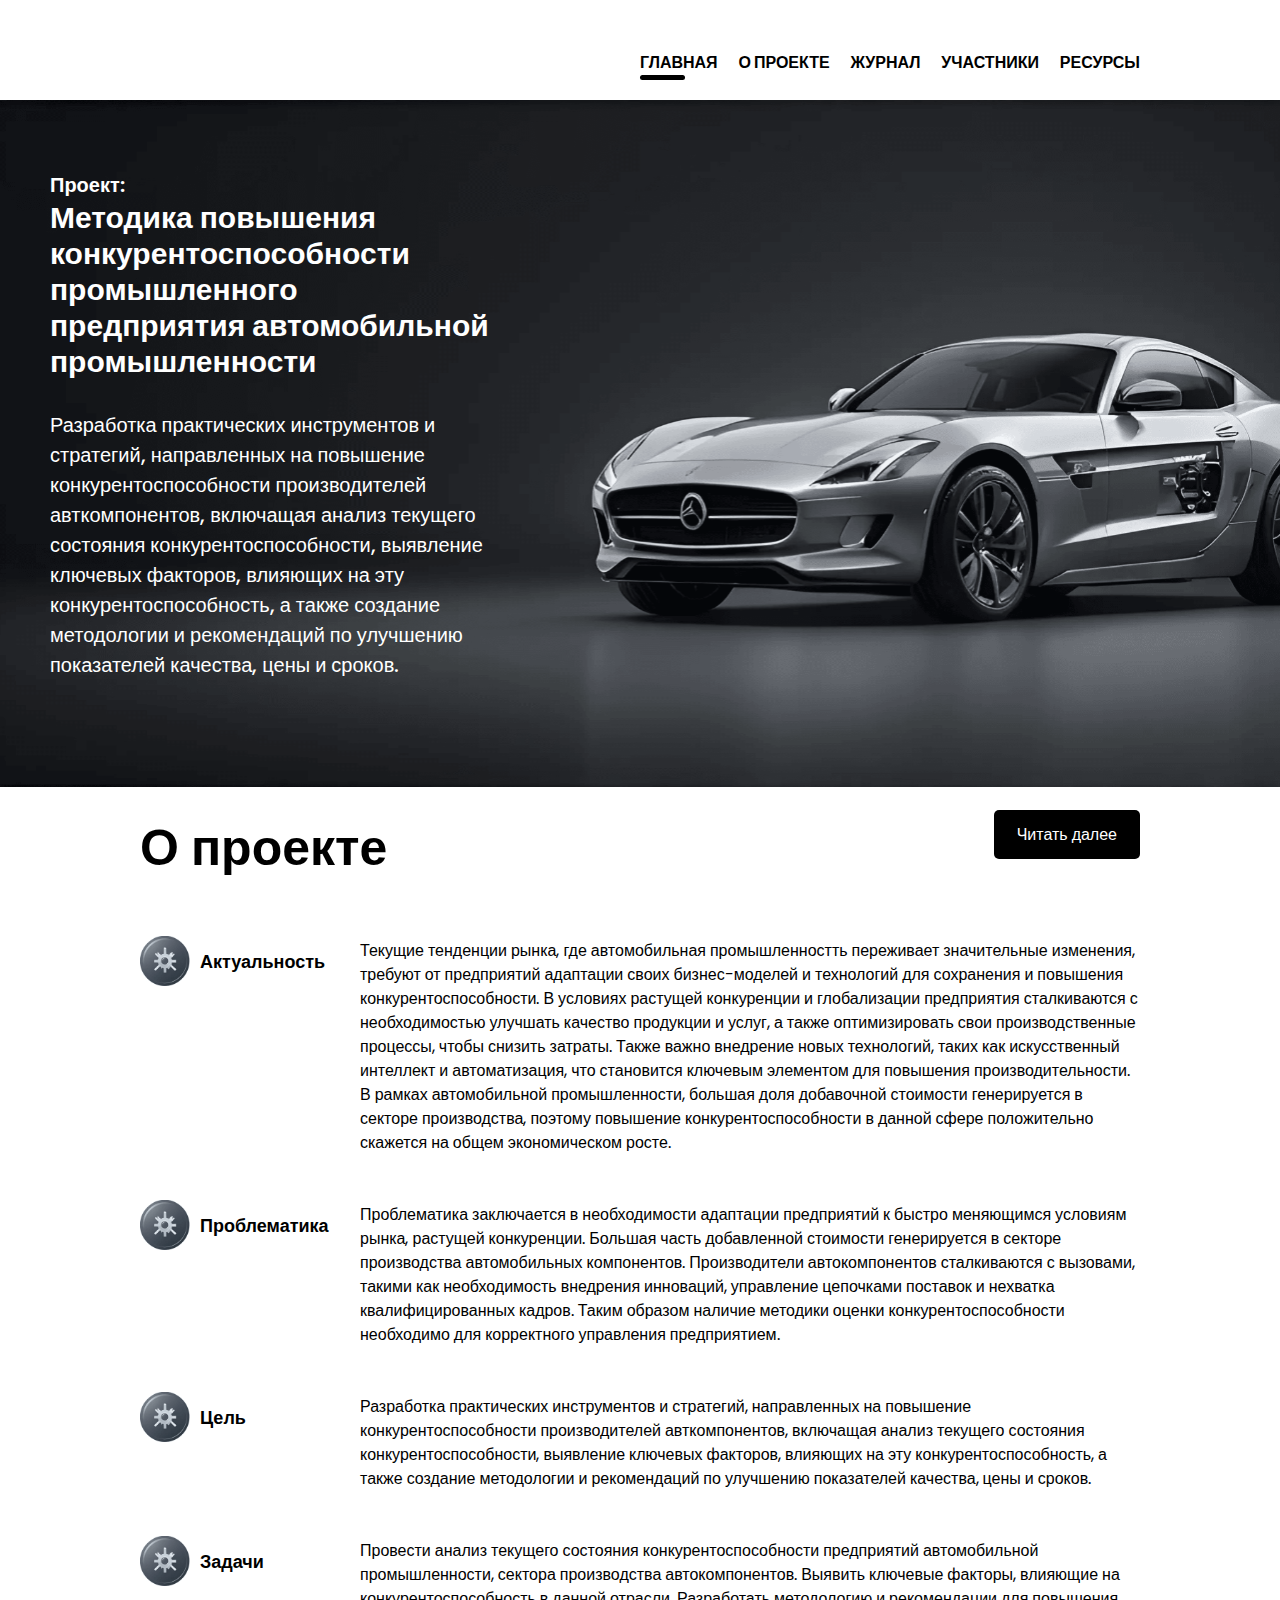
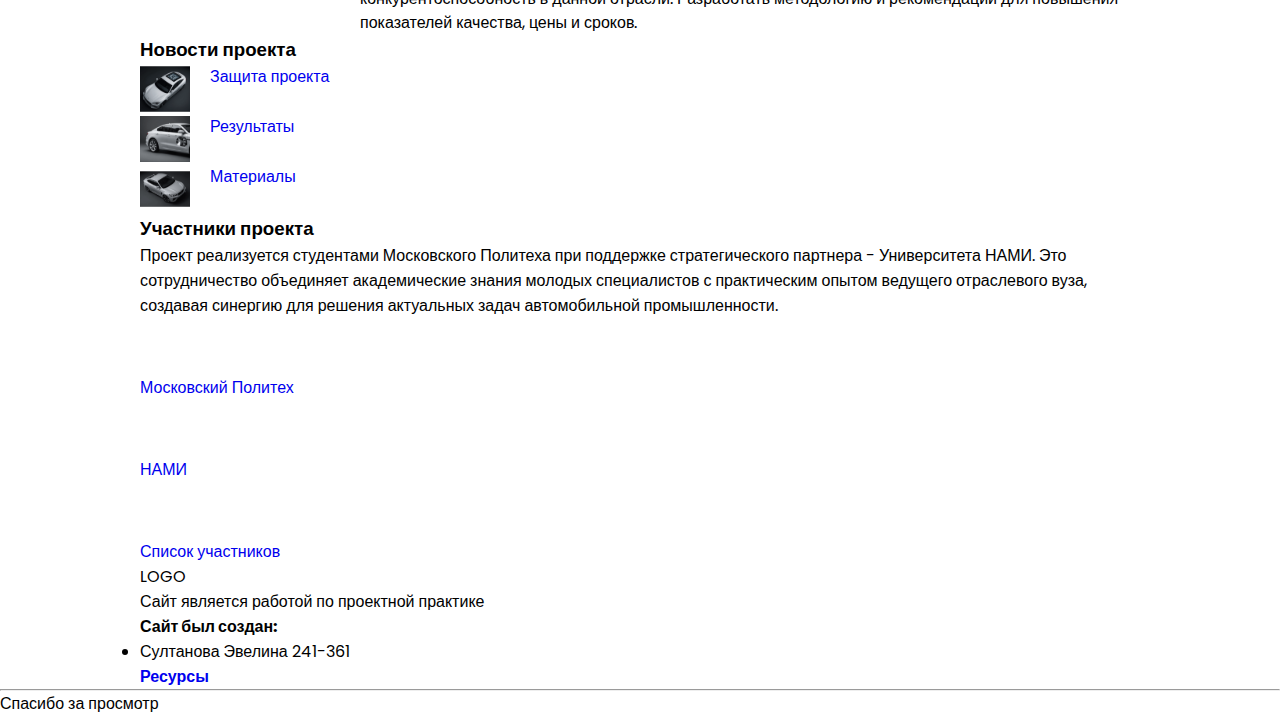
<file: index.html>
<!DOCTYPE html>
<html lang="en">
<head>
    <meta charset="UTF-8">
    <meta name="viewport" content="width=device-width, initial-scale=1.0">
    <title>Project Website</title>
    <link rel="stylesheet" href="/css/main.css">
</head>

<body>
    <div class="wrapper">
    <header class="container">
        <span class="logo">
            <nav>
                <ul>
                    <li class="active"><a href="/">Главная</a></li>
                    <li><a href="/about.html ">О проекте</a></li>
                    <li class="#"><a href="/journal.html ">Журнал</a></li>
                    <li><a href="#">Участники</a></li>
                    <li><a href="#">Ресурсы</a></li>
                </ul>
            </nav>
        </span>
    </header>
    <div class="hero container">
        <div class="hero--info">
            <h2>Проект:</h2>
            <h1>Методика повышения конкурентоспособности промышленного предприятия автомобильной промышленности</h1>
            <p>Разработка практических инструментов и стратегий, направленных на повышение конкурентоспособности производителей авткомпонентов, включащая анализ текущего состояния конкурентоспособности, выявление ключевых факторов, влияющих на эту конкурентоспособность, а также создание методологии и рекомендаций по улучшению показателей качества, цены и сроков.</p>
        </div>
        <img src="img/avto1.svg" alt="">
    </div>
<div class="container about">
    <a href="/about.html" class="see">Читать далее</a>
    <h3>О проекте</h3>
    <div class="problems">
        <div class="block">
            <div class="block-header">
                <img src="/img/shtyka.svg" alt="">
                <span class="term">Актуальность</span>
            </div>
            <p class="description">Текущие тенденции рынка, где автомобильная промышленностть переживает значительные изменения, требуют от предприятий адаптации своих бизнес-моделей и технологий для сохранения и повышения конкурентоспособности. В условиях растущей конкуренции и глобализации предприятия сталкиваются с необходимостью улучшать качество продукции и услуг, а также оптимизировать свои производственные процессы, чтобы снизить затраты.
Также важно внедрение новых технологий, таких как искусственный интеллект и автоматизация, что становится ключевым элементом для повышения производительности. В рамках автомобильной промышленности, большая доля добавочной стоимости генерируется в секторе производства, поэтому повышение конкурентоспособности в данной сфере положительно скажется на общем экономическом росте.
</p>
        </div>
        <div class="block">
            <div class="block-header">
                <img src="/img/shtyka.svg" alt="">
                <span class="term">Проблематика</span>
            </div>
            <p class="description">Проблематика заключается в необходимости адаптации предприятий к быстро меняющимся условиям рынка, растущей конкуренции. Большая часть добавленной стоимости генерируется в секторе производства автомобильных компонентов. Производители автокомпонентов сталкиваются с вызовами, такими как необходимость внедрения инноваций, управление цепочками поставок и нехватка квалифицированных кадров. Таким образом наличие методики оценки конкурентоспособности необходимо для корректного управления предприятием. 
</p>
        </div>
        <div class="block">
            <div class="block-header">
                <img src="/img/shtyka.svg" alt="">
                <span class="term">Цель</span>
            </div>
            <p class="description">Разработка практических инструментов и стратегий, направленных на повышение конкурентоспособности производителей авткомпонентов, включащая анализ текущего состояния конкурентоспособности, выявление ключевых факторов, влияющих на эту конкурентоспособность, а также создание методологии и рекомендаций по улучшению показателей качества, цены и сроков. 
</p>
        </div>
        <div class="block">
            <div class="block-header">
                <img src="/img/shtyka.svg" alt="">
                <span class="term">Задачи</span>
            </div>
            <p class="description">Провести анализ текущего состояния конкурентоспособности предприятий автомобильной промышленности, сектора производства автокомпонентов.
Выявить ключевые факторы, влияющие на конкурентоспособность в данной отрасли.
Разработать методологию и рекомендации для повышения показателей качества, цены и сроков.
</p>
        </div>
    </div>
</div> 
<div class="container news">
    <h3>Новости проекта</h3>
    <div class="magazin">
        <a href="/resources.html" class="block">
            <img src="img/mashina.svg" alt="" class="car-image">
            <span class="image-caption">Защита проекта</span>
        </a>
        <a href="/resources.html" class="block">
            <img src="img/mashina2.svg" alt="" class="car-image">
            <span class="image-caption">Результаты</span>
        </a>
        <a href="https://docs.google.com/document/d/1OViY4BVEVnhOTur5P-lIi6ycGg-8-d-o/edit?usp=sharing&ouid=106756971832581552897&rtpof=true&sd=true" class="block">
            <img src="img/mashina3.svg" alt="" class="car-image">
            <span class="image-caption">Материалы</span>
        </a>
        </div>
    </div>
</div>
</div>
<div class="partner">
    <div class="container">
        <h3>Участники проекта</h3>
        <p>Проект реализуется студентами Московского Политеха при поддержке стратегического партнера - Университета НАМИ. Это сотрудничество объединяет академические знания молодых специалистов с практическим опытом ведущего отраслевого вуза, создавая синергию для решения актуальных задач автомобильной промышленности.</p>
    <div class="info">
        <div class="block">
            <a href="https://mospolytech.ru/">
            <img src="img/shtyka3.svg" alt="">
            <p>Московский Политех</p>
            </a>
        </div>
        <div class="block">
            <a href="https://nami.ru/">
            <img src="img/shtyka3.svg" alt="">
            <p>НАМИ</p>
            </a>
        </div>
        <div class="block">
            <a href="https://ru.docworkspace.com/d/sIPiJw5KrAvbRuMEG">
            <img src="img/shtyka3.svg" alt="">
            <p>Список участников</p>
            </a>
        </div>
    </div>
    </div>
</div>
<footer>
<div class="blocks container">
    <div>
        <span class="logo">LOGO</span>
        <p>Сайт является работой по проектной практике</p>
    </div>
    <div>
        <h4>Сайт был создан:</h4>
        <ul>
            <li>Султанова Эвелина 241-361</li>
        </ul>
    </div>
    <div>
        <a href="/resources.html" class="animated-button">
            <h4>Ресурсы</h4>
        </a>
    </div>
</div>
    <hr>
    <p> Спасибо за просмотр</p>
</footer>
</body>
</html>
</file>
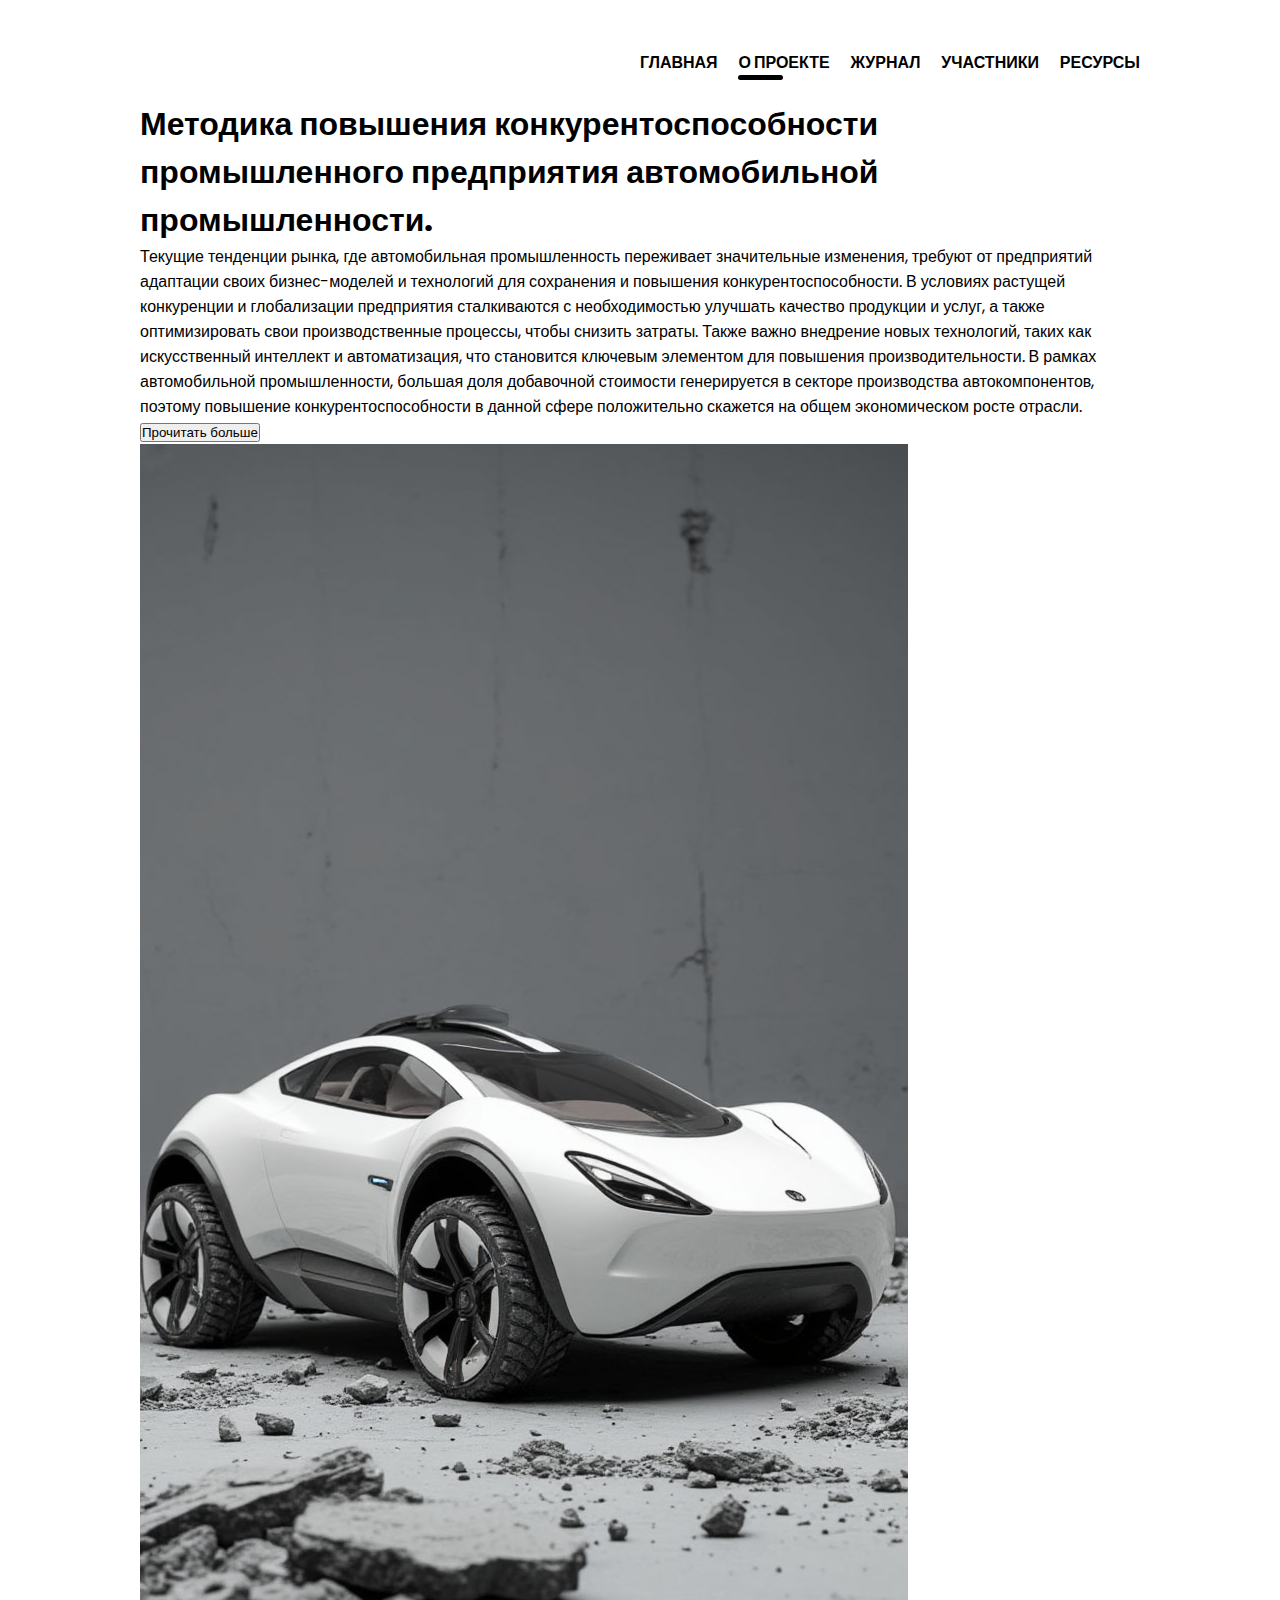
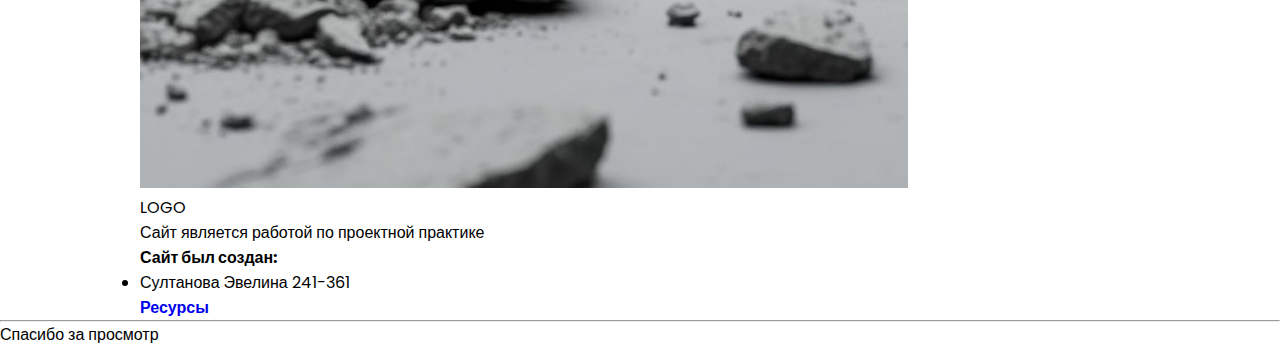
<file: about.html>
<!DOCTYPE html>
<html lang="en">
<head>
    <meta charset="UTF-8">
    <meta name="viewport" content="width=device-width, initial-scale=1.0">
    <title>Project Website</title>
    <link rel="stylesheet" href="/css/main.css">
</head>

<body>
    <div class="wrapper">
    <header class="container">
        <span class="logo">
            <nav>
                <ul>
                    <li><a href="/">Главная</a></li>
                    <li class="active"><a href="/about.html ">О проекте</a></li>
                    <li class="#"><a href="/journal.html ">Журнал</a></li>
                    <li class="#"><a href="/party.html">Участники</a></li>
                    <li class="#"><a href="/resources.html">Ресурсы</a></li>
                </ul>
            </nav>
        </span>
    </header>
    <div class="hero-about container">
        <div class="info">
            <h1>Методика повышения конкурентоспособности промышленного предприятия автомобильной промышленности.
            </h1>
            <p>Текущие тенденции рынка, где автомобильная промышленность переживает значительные изменения, требуют от предприятий адаптации своих бизнес-моделей и технологий для сохранения и повышения конкурентоспособности. В условиях растущей конкуренции и глобализации предприятия сталкиваются с необходимостью улучшать качество продукции и услуг, а также оптимизировать свои производственные процессы, чтобы снизить затраты.
Также важно внедрение новых технологий, таких как искусственный интеллект и автоматизация, что становится ключевым элементом для повышения производительности. В рамках автомобильной промышленности, большая доля добавочной стоимости генерируется в секторе производства автокомпонентов, поэтому повышение конкурентоспособности в данной сфере положительно скажется на общем экономическом росте отрасли.
</p>
<a href="//docs.google.com/document/d/1g3_k05uNZGDm7xg6GH1veHQZhxe9lmvK/edit?usp=sharing&ouid=106756971832581552897&rtpof=true&sd=true
"> 
<button class= "btn">Прочитать больше</button></a>
        </div>
        <img src="img/MashinaB.svg" alt="">
    </div>
</div>

<footer>
<div class="blocks container">
    <div>
        <span class="logo">LOGO</span>
        <p>Сайт является работой по проектной практике</p>
    </div>
    <div>
        <h4>Сайт был создан:</h4>
        <ul>
            <li>Султанова Эвелина 241-361</li>
        </ul>
    </div>
    <div>
        <a href="#" class="animated-button">
            <h4>Ресурсы</h4>
        </a>
    </div>
</div>
    <hr>
    <p> Спасибо за просмотр</p>
</footer>
</body>
</html>
</file>
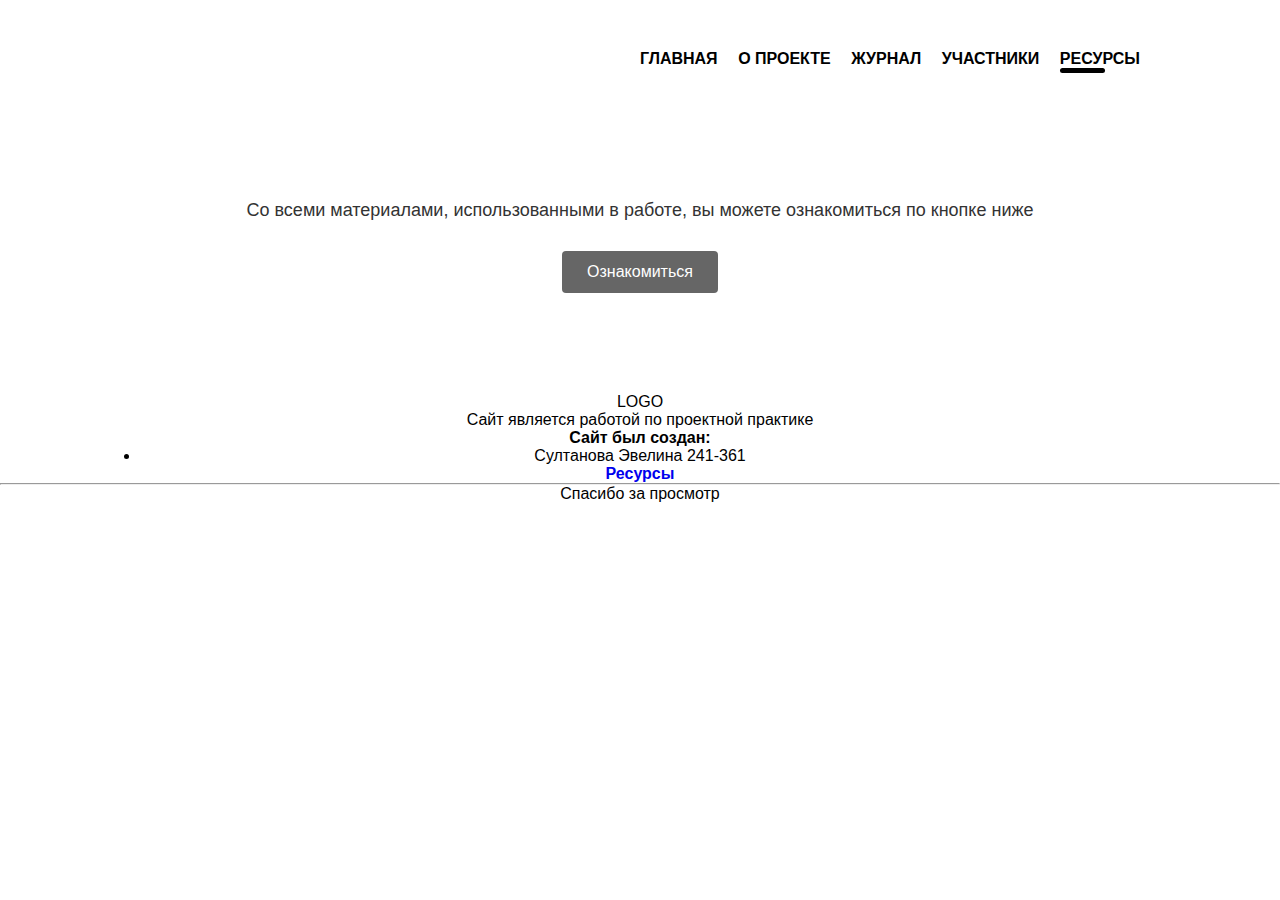
<file: resources.html>
<!DOCTYPE html>
<html lang="en">
<head>
    <meta charset="UTF-8">
    <meta name="viewport" content="width=device-width, initial-scale=1.0">
    <title>Project Website</title>
    <link rel="stylesheet" href="/css/main.css">
</head>

<body>
    <div class="wrapper">
    <header class="container">
        <span class="logo">
            <nav>
                <ul>
                    <li><a href="/">Главная</a></li>
                    <li class="/"><a href="/about.html ">О проекте</a></li>
                    <li class="/"><a href="/journal.html ">Журнал</a></li>
                    <li class="/"><a href="/party.html">Участники</a></li>
                    <li class="active"><a href="/resources.html">Ресурсы</a></li>
                </ul>
            </nav>
        </span>
    </header>
    </div>
<body>
<head>
    <meta charset="UTF-8">
    <meta name="viewport" content="width=device-width, initial-scale=1.0">
    <title>Материалы проекта</title>
    <style>
        body {
            font-family: Arial, sans-serif;
            text-align: center;
            margin: 0;
            padding: 0;
        }
        
        .content-block {
            margin: 80px 0; /* Отступы сверху и снизу 80px */
            padding: 20px;
        }
        
        .info-text {
            font-size: 18px;
            margin-bottom: 30px;
            color: #333;
        }
        
        .material-btn {
            display: inline-block;
            background-color: #666;
            color: white;
            padding: 12px 25px;
            border-radius: 4px;
            text-decoration: none;
            font-size: 16px;
            transition: all 0.3s ease;
        }
        
        .material-btn:hover {
            background-color: #555;
            transform: translateY(-3px);
            box-shadow: 0 3px 8px rgba(0,0,0,0.2);
        }
    </style>
</head>
<body>
    <div class="content-block">
        <p class="info-text">Со всеми материалами, использованными в работе, вы можете ознакомиться по кнопке ниже</p>
        
        <a href="https://docs.google.com/document/d/1OViY4BVEVnhOTur5P-lIi6ycGg-8-d-o/edit?usp=sharing&ouid=106756971832581552897&rtpof=true&sd=true" 
           class="material-btn" 
           target="_blank">
            Ознакомиться
        </a>
    </div>
</body>
<footer>
<div class="blocks container">
    <div>
        <span class="logo">LOGO</span>
        <p>Сайт является работой по проектной практике</p>
    </div>
    <div>
        <h4>Сайт был создан:</h4>
        <ul>
            <li>Султанова Эвелина 241-361</li>
        </ul>
    </div>
    <div>
        <a href="#" class="animated-button">
            <h4>Ресурсы</h4>
        </a>
    </div>
</div>
    <hr>
    <p> Спасибо за просмотр</p>
</footer>
</body>
</html>
</file>
<file: css/main.css>
@import url('https://fonts.googleapis.com/css2?family=Poppins:wght@400;500;700;800&display=swap');
*{
    margin: 0;
    padding: 0;
}
body{
    font-family: "Poppins", sans-serif;
    font-weight: 400;
    font-style: normal;
    color: black;
    font-size: 16px;
}
a{
    text-decoration: none;
}
img{
    max-width: 100%;
}
.wrapper{
    background-color:white;
    width: 100%;
}
.container{
    width: 1000px;
    margin: 0 auto;
}
header{
    padding: 50px 0;
}
header .logo{
    text-transform: uppercase;
    font-size: 16px;
    font-weight: 700;
}
header nav{
    float: right;
    width: 50%;
}
header nav ul{
list-style: none;
display: flex;
justify-content: space-between;
position: relative;
}
header nav ul li{
    display: inline-block;
}
header nav ul li a{
    color: black;
}
header nav ul li:not(.active) a:hover{
border-bottom: 5px solid black;
}
header nav ul li.active::after{ 
content: '';
display: block;
width: 45px;
height: 5px;
background-color: black;
border-radius: 10px;
}
.hero{
    padding-bottom: 100px;
    width: 100%;
    max-width: 100%;
    position: relative;
    z-index: 1;
}
.hero--info{
    width: 440px;
    padding-top: 70px;
    position: relative;
    margin-left: 50px;
    z-index: 2;
}
.hero--info h2{
    color: white;
    font-size: 20px;
    font-weight: 600;
}
.hero--info h1{
    color: white;
    font-size: 30px;
    font-weight: 600;
    line-height: 120%;
}
.hero--info p{
    color: white;
    font-size: 20px;
    font-weight: 500;
    line-height: 150%;
    margin: 30px 0;
}
.hero--info .btn{
    background-color: #DDDDDD;
    color: black;
    border-radius: 50px;
    padding: 15px 30px;
    border: 0;
    transition: all 500ms ease;
}
.hero--info .btn:hover{
    cursor: pointer;
    transform: scale(1.1);
}
.hero img{
    position: absolute;
    top: 0;
}
/*вторая страничка*/
.problems{
    padding-top: 50px;
}
.about h3{
    font-weight: 600;
    font-size: 50px;
}
.about .see{
    color: white;
    background-color: black;
    border-radius: 5px;
    padding: 12px 23px;
    float: right;
    display: block;
    transition: all 500ms;
}
.about .see:hover{
    transform: scale(1.1);
}
.about .problems{
    display: flex;
    flex-direction: column;
    gap: 45px;
}
.block {
    display: flex;
    gap: 20px;
    align-items: flex-start;
}
.block-header {
    display: flex;
    align-items: center;
    gap: 10px;
    min-width: 200px; 
}
.term {
    font-weight: 600;
    font-size: 18px;
}
.description {
    margin: 0;
    font-size: 16px;
    line-height: 1.5;
    color: black;
    padding-top: 3px;
}
.block img {
    width: 50px;
    height: 50px;
}
</file>
